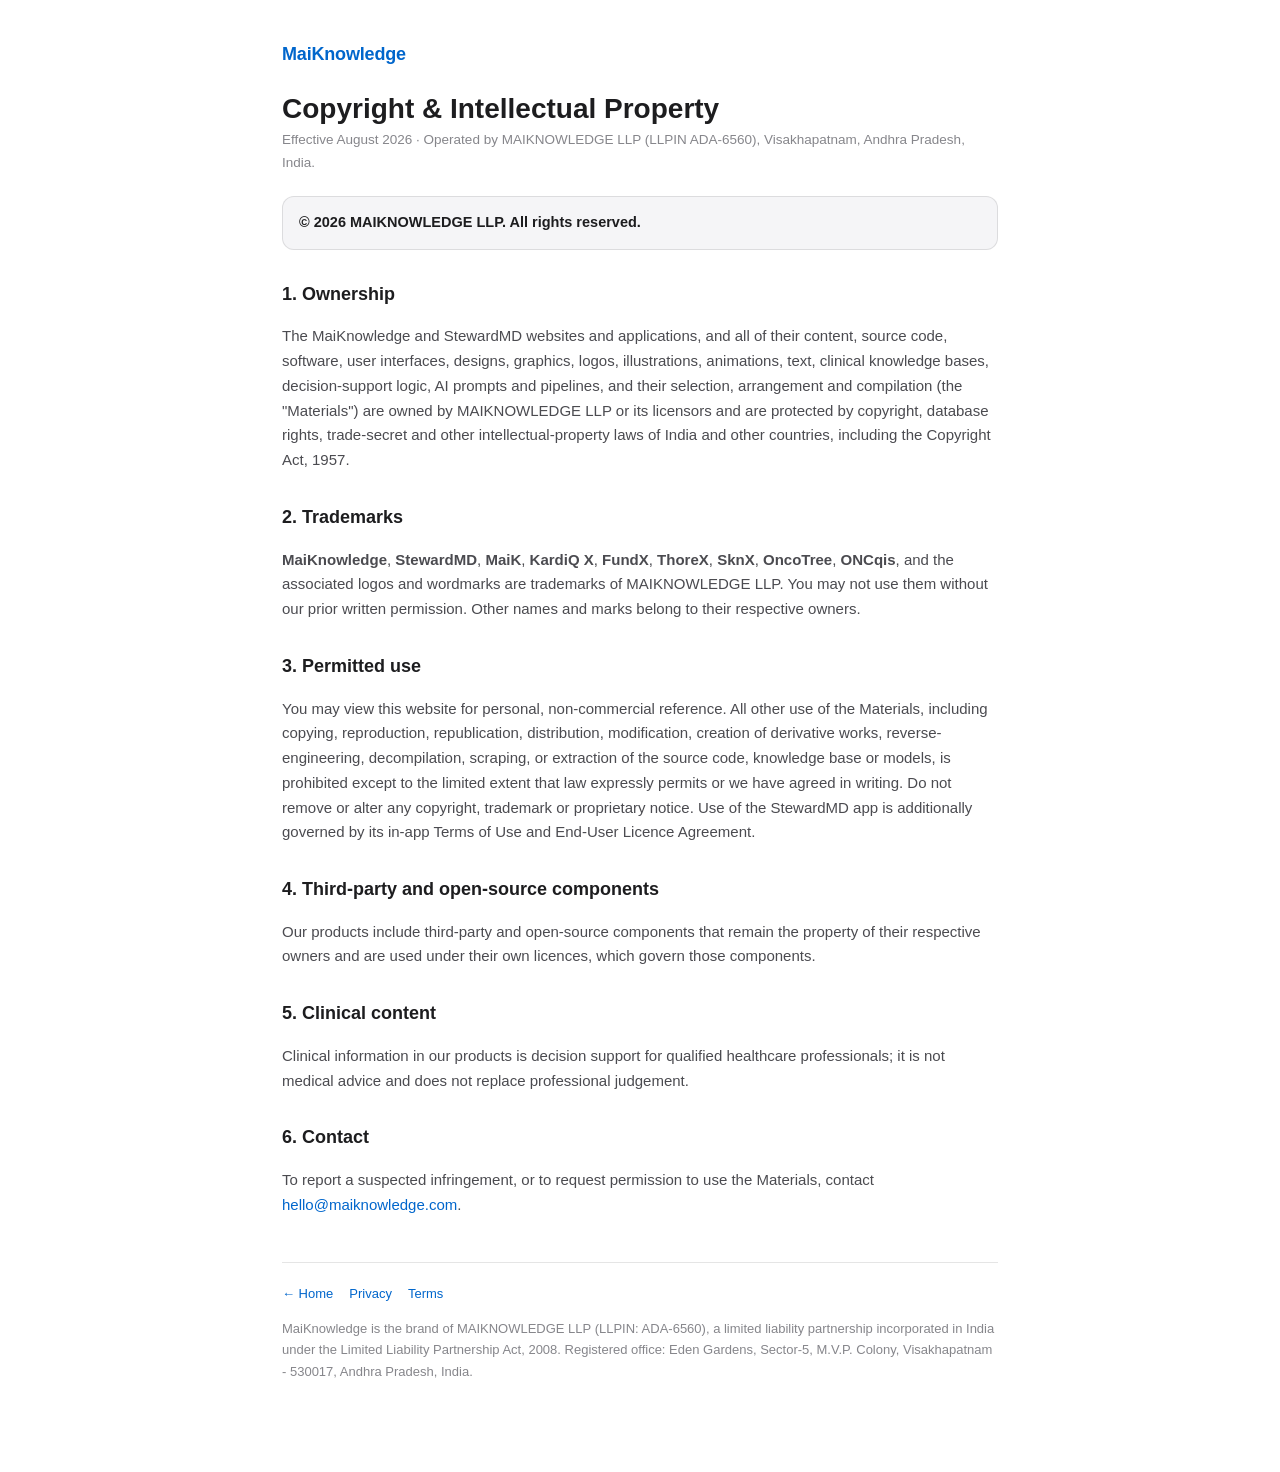
<file: copyright.html>
<!DOCTYPE html>
<html lang="en">
<head>
<meta charset="utf-8">
<meta name="viewport" content="width=device-width, initial-scale=1, viewport-fit=cover">
<title>Copyright &amp; IP | MaiKnowledge</title>
<meta name="description" content="Copyright and intellectual-property notice for maiknowledge.com and StewardMD, operated by MAIKNOWLEDGE LLP.">
<meta name="robots" content="index, follow">
<link rel="canonical" href="https://maiknowledge.com/copyright">
<link rel="icon" type="image/png" href="/maik-logo.png">
<meta name="theme-color" content="#ffffff">
<style>
  :root{--text:#1d1d1f;--text2:#4b4b50;--text3:#86868b;--link:#0066cc;--border:rgba(0,0,0,.1);--bg:#ffffff;--bg-alt:#f5f5f7}
  @media (prefers-color-scheme:dark){:root{--text:#f5f5f7;--text2:#c7c7cc;--text3:#8e8e93;--link:#4aa3ff;--border:rgba(255,255,255,.14);--bg:#0b0b0c;--bg-alt:#151517}}
  *{box-sizing:border-box}
  body{margin:0;background:var(--bg);color:var(--text);font-family:-apple-system,BlinkMacSystemFont,'SF Pro Text','Helvetica Neue',Helvetica,Arial,sans-serif;-webkit-font-smoothing:antialiased;line-height:1.65}
  a{color:var(--link);text-decoration:none}a:hover{text-decoration:underline}
  .wrap{max-width:760px;margin:0 auto;padding:40px 22px 90px}
  .brand{font-weight:700;font-size:18px;letter-spacing:-.01em}
  h1{font-size:28px;line-height:1.2;margin:22px 0 4px}
  .eff{color:var(--text3);font-size:13.5px;margin-bottom:22px}
  h2{font-size:18px;margin:30px 0 8px}
  p,li{color:var(--text2);font-size:15px}
  ul{padding-left:20px}li{margin:5px 0}
  .note{background:var(--bg-alt);border:1px solid var(--border);border-radius:12px;padding:14px 16px;margin:16px 0;font-size:14.5px}
  .foot{margin-top:44px;padding-top:20px;border-top:1px solid var(--border);font-size:13px;color:var(--text3)}
  .foot a{margin-right:16px}
</style>
</head>
<body>
<div class="wrap">
  <a href="/" class="brand">MaiKnowledge</a>

  <h1>Copyright &amp; Intellectual Property</h1>
  <div class="eff">Effective August 2026 · Operated by MAIKNOWLEDGE LLP (LLPIN ADA-6560), Visakhapatnam, Andhra Pradesh, India.</div>

  <div class="note"><b>&copy; 2026 MAIKNOWLEDGE LLP. All rights reserved.</b></div>

  <h2>1. Ownership</h2>
  <p>The MaiKnowledge and StewardMD websites and applications, and all of their content, source code, software, user interfaces, designs, graphics, logos, illustrations, animations, text, clinical knowledge bases, decision-support logic, AI prompts and pipelines, and their selection, arrangement and compilation (the "Materials") are owned by MAIKNOWLEDGE LLP or its licensors and are protected by copyright, database rights, trade-secret and other intellectual-property laws of India and other countries, including the Copyright Act, 1957.</p>

  <h2>2. Trademarks</h2>
  <p><b>MaiKnowledge</b>, <b>StewardMD</b>, <b>MaiK</b>, <b>KardiQ X</b>, <b>FundX</b>, <b>ThoreX</b>, <b>SknX</b>, <b>OncoTree</b>, <b>ONCqis</b>, and the associated logos and wordmarks are trademarks of MAIKNOWLEDGE LLP. You may not use them without our prior written permission. Other names and marks belong to their respective owners.</p>

  <h2>3. Permitted use</h2>
  <p>You may view this website for personal, non-commercial reference. All other use of the Materials, including copying, reproduction, republication, distribution, modification, creation of derivative works, reverse-engineering, decompilation, scraping, or extraction of the source code, knowledge base or models, is prohibited except to the limited extent that law expressly permits or we have agreed in writing. Do not remove or alter any copyright, trademark or proprietary notice. Use of the StewardMD app is additionally governed by its in-app Terms of Use and End-User Licence Agreement.</p>

  <h2>4. Third-party and open-source components</h2>
  <p>Our products include third-party and open-source components that remain the property of their respective owners and are used under their own licences, which govern those components.</p>

  <h2>5. Clinical content</h2>
  <p>Clinical information in our products is decision support for qualified healthcare professionals; it is not medical advice and does not replace professional judgement.</p>

  <h2>6. Contact</h2>
  <p>To report a suspected infringement, or to request permission to use the Materials, contact <a href="mailto:hello@maiknowledge.com">hello@maiknowledge.com</a>.</p>

  <div class="foot">
    <a href="/">← Home</a><a href="/privacy">Privacy</a><a href="/terms">Terms</a>
    <div style="margin-top:14px">MaiKnowledge is the brand of MAIKNOWLEDGE LLP (LLPIN: ADA-6560), a limited liability partnership incorporated in India under the Limited Liability Partnership Act, 2008. Registered office: Eden Gardens, Sector-5, M.V.P. Colony, Visakhapatnam - 530017, Andhra Pradesh, India.</div>
  </div>
</div>
</body>
</html>
</file>
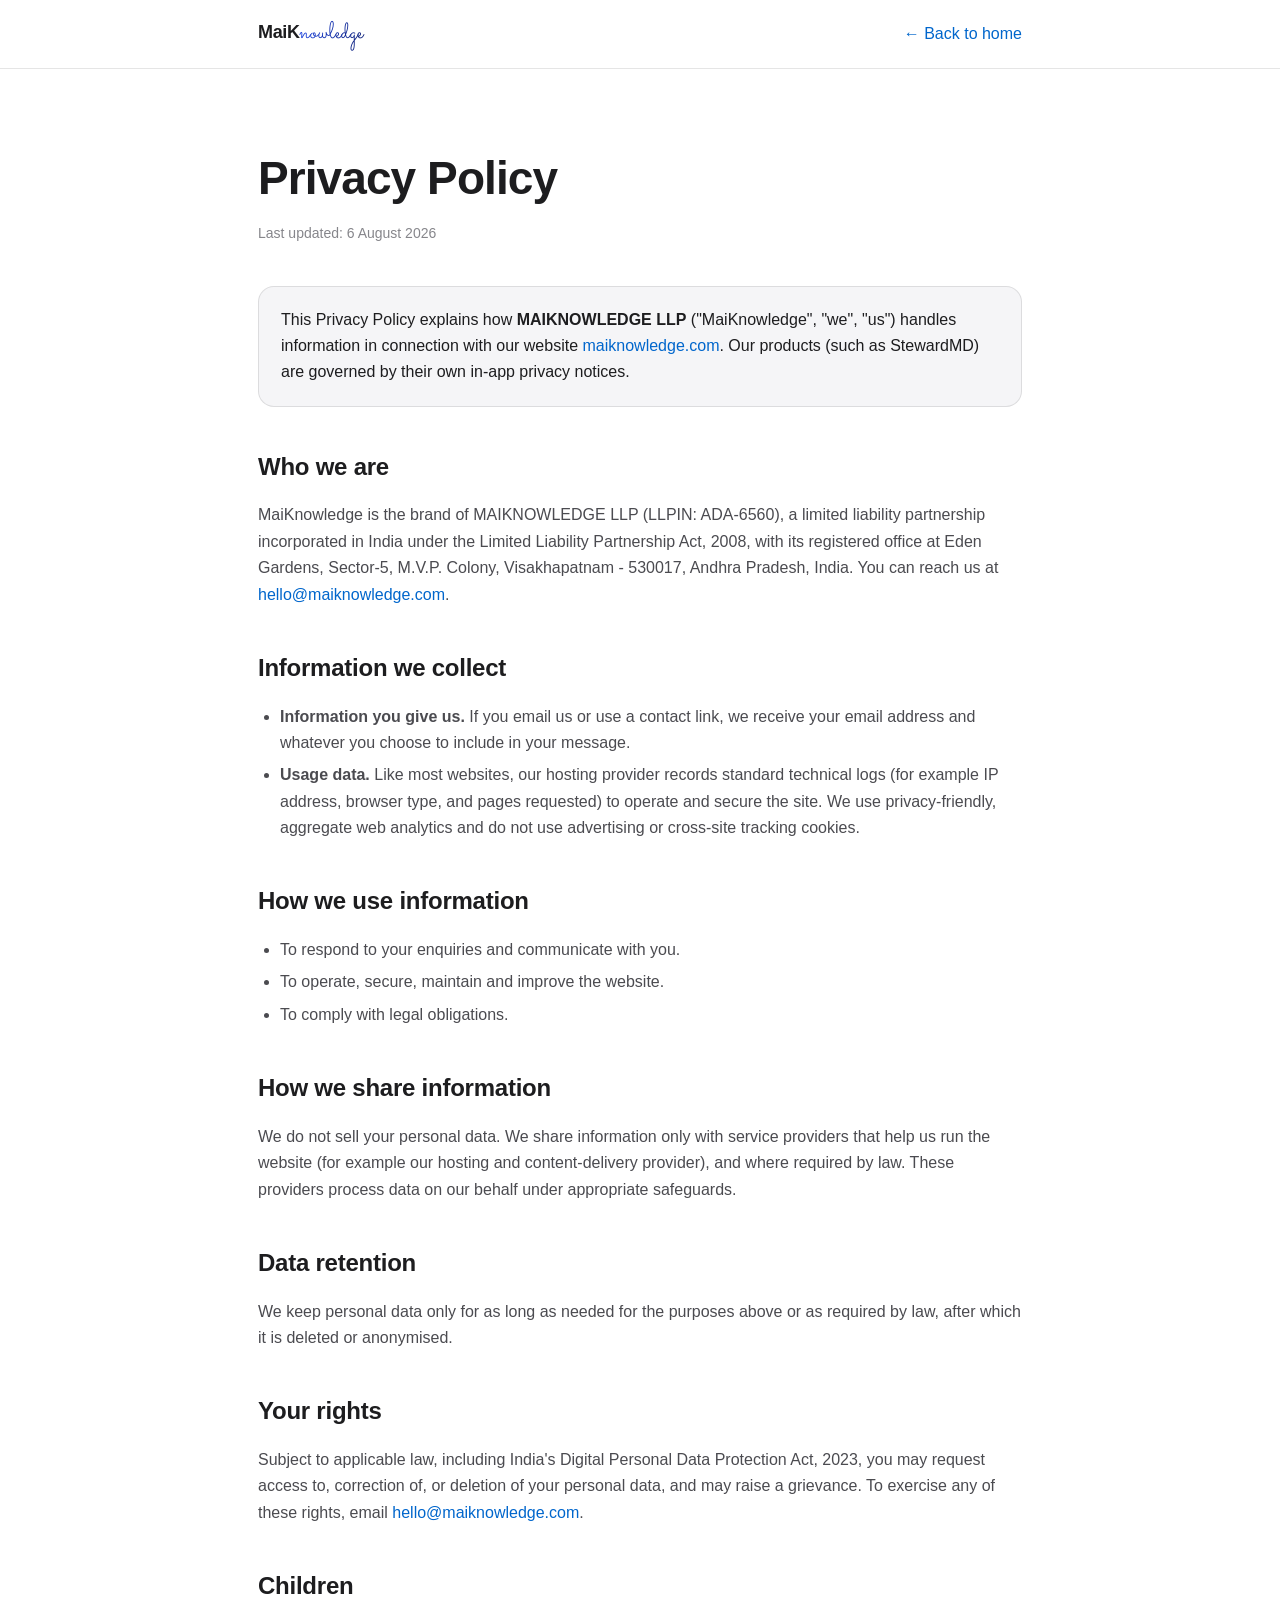
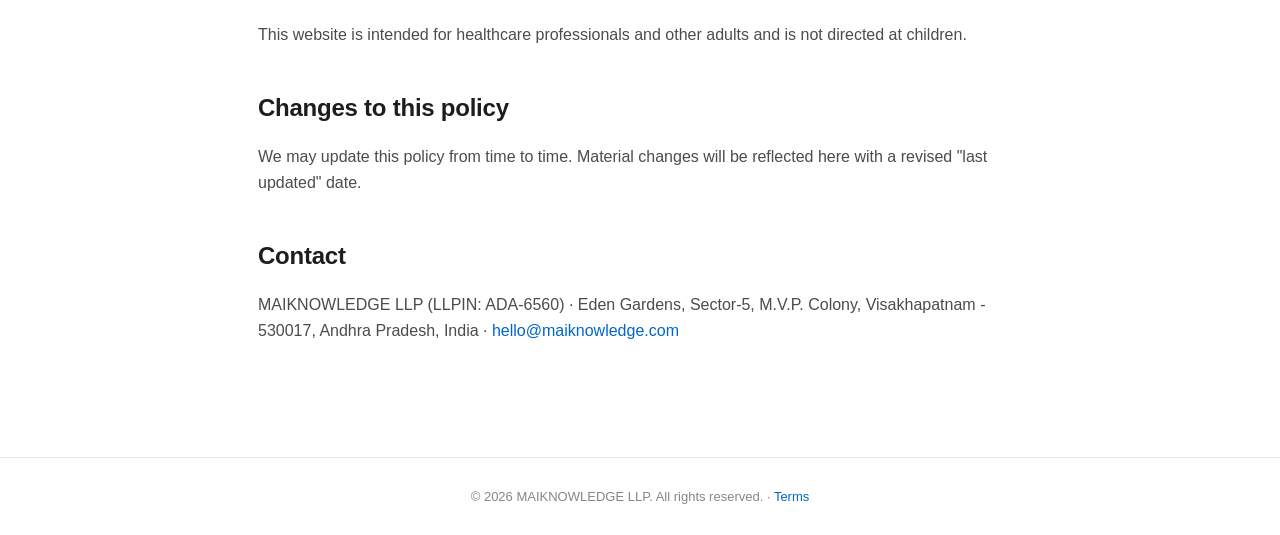
<file: privacy.html>
<!DOCTYPE html>
<html lang="en">
<head>
<meta charset="utf-8">
<meta name="viewport" content="width=device-width, initial-scale=1, viewport-fit=cover">
<title>Privacy Policy | MaiKnowledge</title>
<meta name="description" content="Privacy Policy for maiknowledge.com, operated by MAIKNOWLEDGE LLP.">
<meta name="robots" content="index, follow">
<link rel="canonical" href="https://maiknowledge.com/privacy">
<link rel="icon" type="image/png" href="/maik-logo.png">
<meta name="theme-color" content="#ffffff">
<link rel="preconnect" href="https://fonts.googleapis.com">
<link rel="preconnect" href="https://fonts.gstatic.com" crossorigin>
<link href="https://fonts.googleapis.com/css2?family=Sacramento&display=swap" rel="stylesheet">
<style>
  :root{--text:#1d1d1f;--text2:#4b4b50;--text3:#86868b;--link:#0066cc;--border:rgba(0,0,0,.1);--bg:#ffffff;--bg-alt:#f5f5f7}
  *{box-sizing:border-box}
  body{margin:0;background:var(--bg);color:var(--text);font-family:-apple-system,BlinkMacSystemFont,'SF Pro Text','Helvetica Neue',Helvetica,Arial,sans-serif;-webkit-font-smoothing:antialiased;line-height:1.65}
  a{color:var(--link);text-decoration:none}
  a:hover{text-decoration:underline}
  header{position:sticky;top:0;background:rgba(255,255,255,.82);backdrop-filter:saturate(180%) blur(20px);-webkit-backdrop-filter:saturate(180%) blur(20px);border-bottom:1px solid var(--border);z-index:10}
  .nav{max-width:820px;margin:0 auto;padding:14px clamp(18px,4vw,28px);display:flex;align-items:center;justify-content:space-between}
  .brand{display:inline-flex;align-items:baseline;color:var(--text)}
  .brand b{font-size:18px;font-weight:600;letter-spacing:-.02em}
  .brand i{font-family:'Sacramento',cursive;font-size:24px;font-style:normal;margin-left:-.5px;padding-right:6px;background:linear-gradient(105deg,#1e46e6,#0a1a6b);-webkit-background-clip:text;background-clip:text;-webkit-text-fill-color:transparent}
  main{max-width:820px;margin:0 auto;padding:clamp(36px,7vw,72px) clamp(18px,4vw,28px) 96px}
  h1{font-size:clamp(30px,5vw,46px);font-weight:600;letter-spacing:-.02em;margin:0 0 6px}
  .updated{color:var(--text3);font-size:14px;margin:0 0 40px}
  h2{font-size:clamp(19px,2.6vw,24px);font-weight:600;letter-spacing:-.01em;margin:40px 0 12px}
  p,li{color:var(--text2);font-size:16px}
  ul{padding-left:22px}
  li{margin:6px 0}
  .box{background:var(--bg-alt);border:1px solid var(--border);border-radius:16px;padding:20px 22px;margin:16px 0}
  footer{border-top:1px solid var(--border);color:var(--text3);font-size:13px;text-align:center;padding:28px 18px}
</style>
</head>
<body>
<header><div class="nav"><a class="brand" href="/"><b>MaiK</b><i>nowledge</i></a><a href="/">&larr; Back to home</a></div></header>
<main>
  <h1>Privacy Policy</h1>
  <p class="updated">Last updated: 6 August 2026</p>

  <div class="box">
    This Privacy Policy explains how <strong>MAIKNOWLEDGE LLP</strong> ("MaiKnowledge", "we", "us") handles
    information in connection with our website <a href="https://maiknowledge.com">maiknowledge.com</a>.
    Our products (such as StewardMD) are governed by their own in-app privacy notices.
  </div>

  <h2>Who we are</h2>
  <p>MaiKnowledge is the brand of MAIKNOWLEDGE LLP (LLPIN: ADA-6560), a limited liability partnership
  incorporated in India under the Limited Liability Partnership Act, 2008, with its registered office at
  Eden Gardens, Sector-5, M.V.P. Colony, Visakhapatnam - 530017, Andhra Pradesh, India. You can reach us at
  <a href="mailto:hello@maiknowledge.com">hello@maiknowledge.com</a>.</p>

  <h2>Information we collect</h2>
  <ul>
    <li><strong>Information you give us.</strong> If you email us or use a contact link, we receive your email
    address and whatever you choose to include in your message.</li>
    <li><strong>Usage data.</strong> Like most websites, our hosting provider records standard technical logs
    (for example IP address, browser type, and pages requested) to operate and secure the site. We use
    privacy-friendly, aggregate web analytics and do not use advertising or cross-site tracking cookies.</li>
  </ul>

  <h2>How we use information</h2>
  <ul>
    <li>To respond to your enquiries and communicate with you.</li>
    <li>To operate, secure, maintain and improve the website.</li>
    <li>To comply with legal obligations.</li>
  </ul>

  <h2>How we share information</h2>
  <p>We do not sell your personal data. We share information only with service providers that help us run the
  website (for example our hosting and content-delivery provider), and where required by law. These providers
  process data on our behalf under appropriate safeguards.</p>

  <h2>Data retention</h2>
  <p>We keep personal data only for as long as needed for the purposes above or as required by law, after which
  it is deleted or anonymised.</p>

  <h2>Your rights</h2>
  <p>Subject to applicable law, including India's Digital Personal Data Protection Act, 2023, you may request
  access to, correction of, or deletion of your personal data, and may raise a grievance. To exercise any of
  these rights, email <a href="mailto:hello@maiknowledge.com">hello@maiknowledge.com</a>.</p>

  <h2>Children</h2>
  <p>This website is intended for healthcare professionals and other adults and is not directed at children.</p>

  <h2>Changes to this policy</h2>
  <p>We may update this policy from time to time. Material changes will be reflected here with a revised
  "last updated" date.</p>

  <h2>Contact</h2>
  <p>MAIKNOWLEDGE LLP (LLPIN: ADA-6560) &middot; Eden Gardens, Sector-5, M.V.P. Colony,
  Visakhapatnam - 530017, Andhra Pradesh, India &middot;
  <a href="mailto:hello@maiknowledge.com">hello@maiknowledge.com</a></p>
</main>
<footer>&copy; 2026 MAIKNOWLEDGE LLP. All rights reserved. &middot; <a href="/terms">Terms</a></footer>
</body>
</html>
</file>
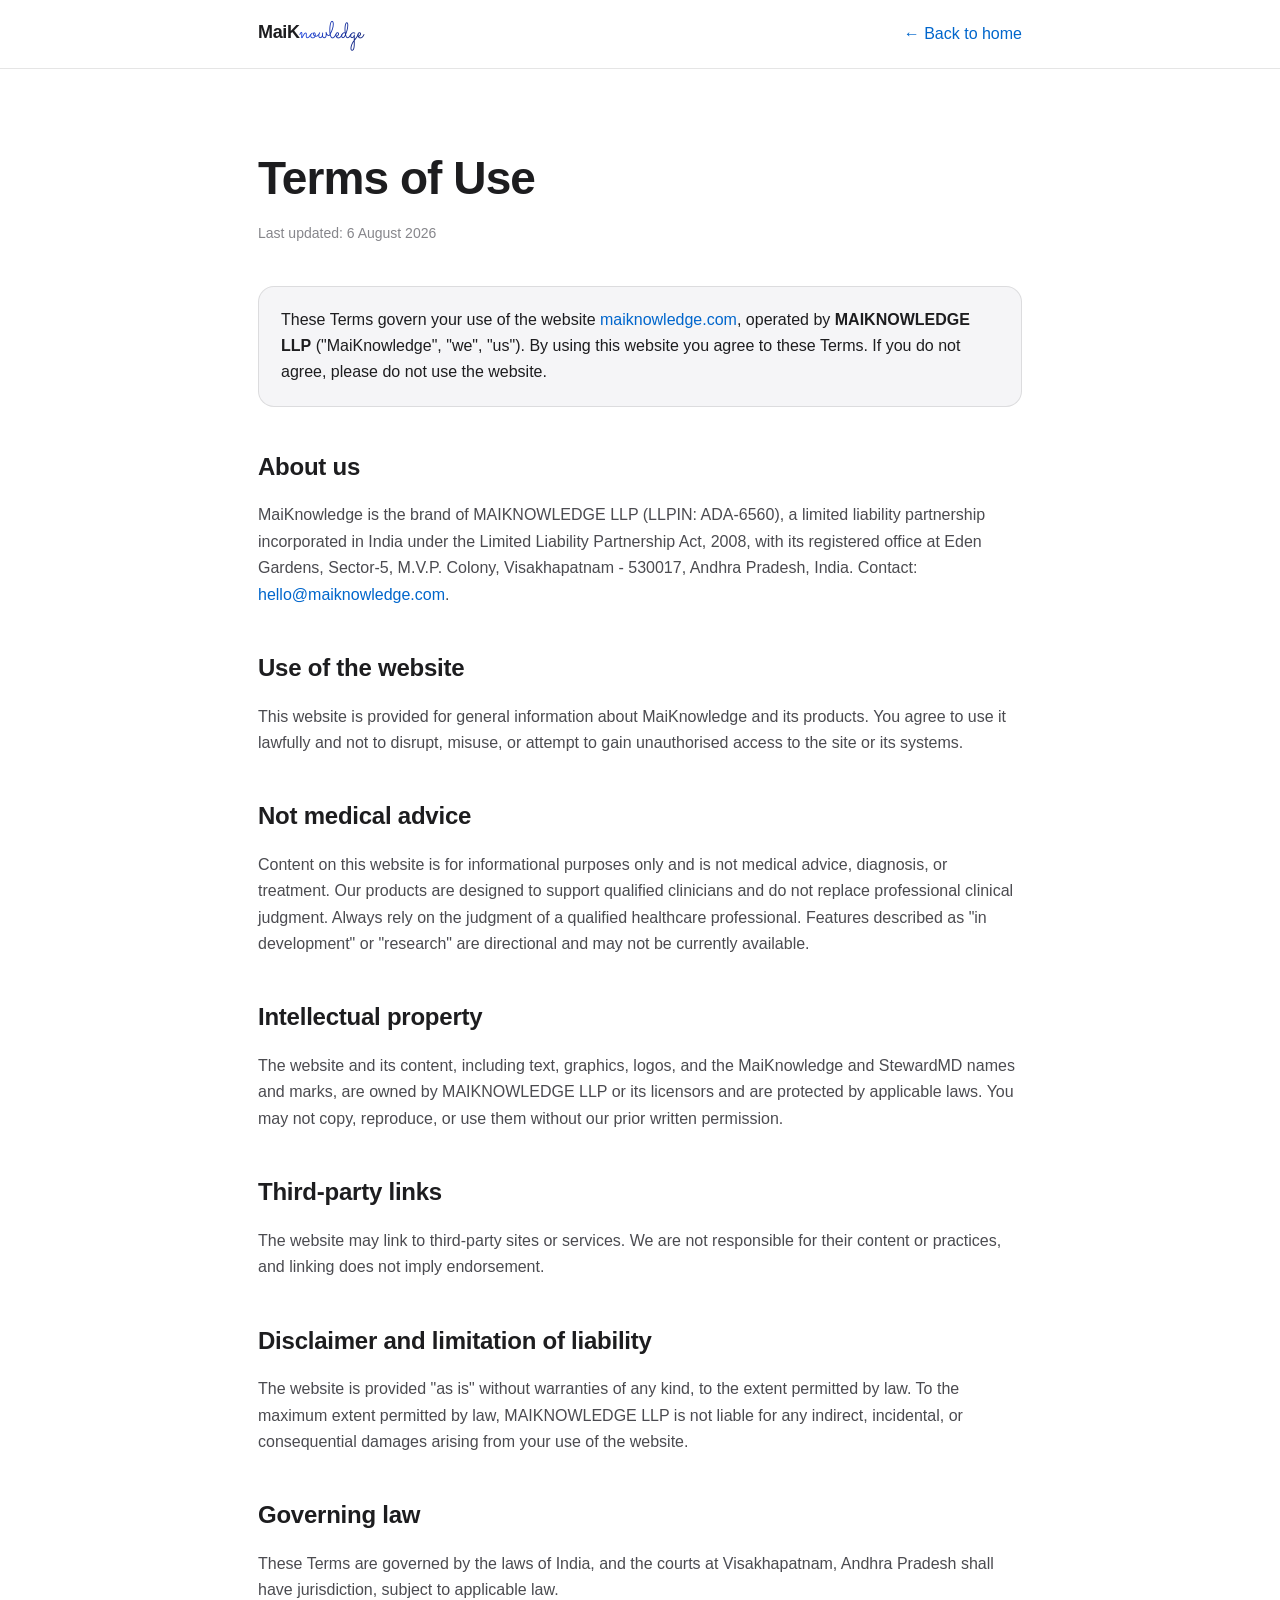
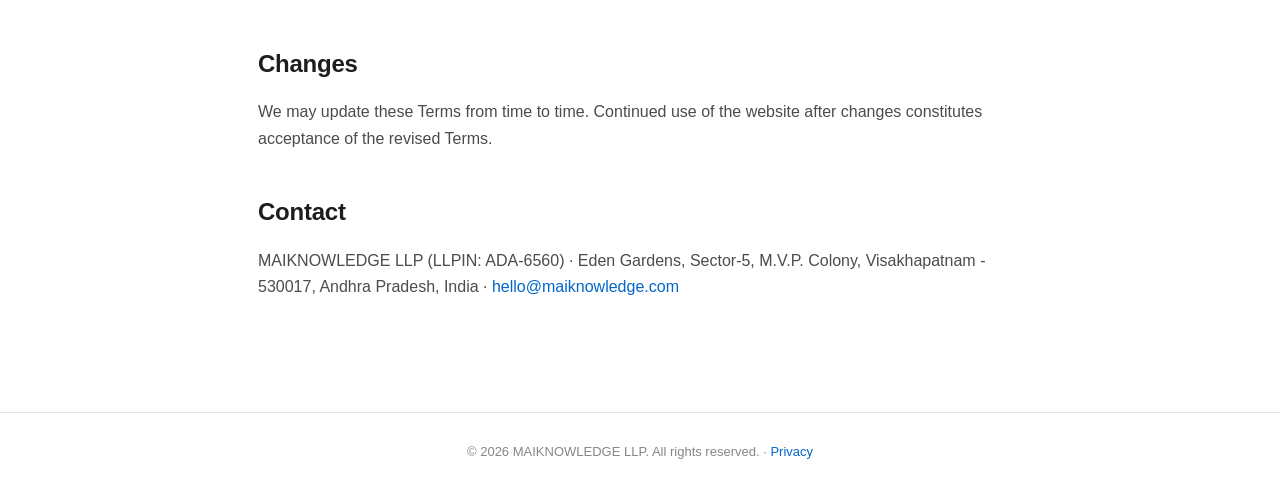
<file: terms.html>
<!DOCTYPE html>
<html lang="en">
<head>
<meta charset="utf-8">
<meta name="viewport" content="width=device-width, initial-scale=1, viewport-fit=cover">
<title>Terms of Use | MaiKnowledge</title>
<meta name="description" content="Terms of Use for maiknowledge.com, operated by MAIKNOWLEDGE LLP.">
<meta name="robots" content="index, follow">
<link rel="canonical" href="https://maiknowledge.com/terms">
<link rel="icon" type="image/png" href="/maik-logo.png">
<meta name="theme-color" content="#ffffff">
<link rel="preconnect" href="https://fonts.googleapis.com">
<link rel="preconnect" href="https://fonts.gstatic.com" crossorigin>
<link href="https://fonts.googleapis.com/css2?family=Sacramento&display=swap" rel="stylesheet">
<style>
  :root{--text:#1d1d1f;--text2:#4b4b50;--text3:#86868b;--link:#0066cc;--border:rgba(0,0,0,.1);--bg:#ffffff;--bg-alt:#f5f5f7}
  *{box-sizing:border-box}
  body{margin:0;background:var(--bg);color:var(--text);font-family:-apple-system,BlinkMacSystemFont,'SF Pro Text','Helvetica Neue',Helvetica,Arial,sans-serif;-webkit-font-smoothing:antialiased;line-height:1.65}
  a{color:var(--link);text-decoration:none}
  a:hover{text-decoration:underline}
  header{position:sticky;top:0;background:rgba(255,255,255,.82);backdrop-filter:saturate(180%) blur(20px);-webkit-backdrop-filter:saturate(180%) blur(20px);border-bottom:1px solid var(--border);z-index:10}
  .nav{max-width:820px;margin:0 auto;padding:14px clamp(18px,4vw,28px);display:flex;align-items:center;justify-content:space-between}
  .brand{display:inline-flex;align-items:baseline;color:var(--text)}
  .brand b{font-size:18px;font-weight:600;letter-spacing:-.02em}
  .brand i{font-family:'Sacramento',cursive;font-size:24px;font-style:normal;margin-left:-.5px;padding-right:6px;background:linear-gradient(105deg,#1e46e6,#0a1a6b);-webkit-background-clip:text;background-clip:text;-webkit-text-fill-color:transparent}
  main{max-width:820px;margin:0 auto;padding:clamp(36px,7vw,72px) clamp(18px,4vw,28px) 96px}
  h1{font-size:clamp(30px,5vw,46px);font-weight:600;letter-spacing:-.02em;margin:0 0 6px}
  .updated{color:var(--text3);font-size:14px;margin:0 0 40px}
  h2{font-size:clamp(19px,2.6vw,24px);font-weight:600;letter-spacing:-.01em;margin:40px 0 12px}
  p,li{color:var(--text2);font-size:16px}
  ul{padding-left:22px}
  li{margin:6px 0}
  .box{background:var(--bg-alt);border:1px solid var(--border);border-radius:16px;padding:20px 22px;margin:16px 0}
  footer{border-top:1px solid var(--border);color:var(--text3);font-size:13px;text-align:center;padding:28px 18px}
</style>
</head>
<body>
<header><div class="nav"><a class="brand" href="/"><b>MaiK</b><i>nowledge</i></a><a href="/">&larr; Back to home</a></div></header>
<main>
  <h1>Terms of Use</h1>
  <p class="updated">Last updated: 6 August 2026</p>

  <div class="box">
    These Terms govern your use of the website <a href="https://maiknowledge.com">maiknowledge.com</a>,
    operated by <strong>MAIKNOWLEDGE LLP</strong> ("MaiKnowledge", "we", "us"). By using this website you
    agree to these Terms. If you do not agree, please do not use the website.
  </div>

  <h2>About us</h2>
  <p>MaiKnowledge is the brand of MAIKNOWLEDGE LLP (LLPIN: ADA-6560), a limited liability partnership
  incorporated in India under the Limited Liability Partnership Act, 2008, with its registered office at
  Eden Gardens, Sector-5, M.V.P. Colony, Visakhapatnam - 530017, Andhra Pradesh, India.
  Contact: <a href="mailto:hello@maiknowledge.com">hello@maiknowledge.com</a>.</p>

  <h2>Use of the website</h2>
  <p>This website is provided for general information about MaiKnowledge and its products. You agree to use it
  lawfully and not to disrupt, misuse, or attempt to gain unauthorised access to the site or its systems.</p>

  <h2>Not medical advice</h2>
  <p>Content on this website is for informational purposes only and is not medical advice, diagnosis, or
  treatment. Our products are designed to support qualified clinicians and do not replace professional clinical
  judgment. Always rely on the judgment of a qualified healthcare professional. Features described as "in
  development" or "research" are directional and may not be currently available.</p>

  <h2>Intellectual property</h2>
  <p>The website and its content, including text, graphics, logos, and the MaiKnowledge and StewardMD names
  and marks, are owned by MAIKNOWLEDGE LLP or its licensors and are protected by applicable laws. You may not
  copy, reproduce, or use them without our prior written permission.</p>

  <h2>Third-party links</h2>
  <p>The website may link to third-party sites or services. We are not responsible for their content or
  practices, and linking does not imply endorsement.</p>

  <h2>Disclaimer and limitation of liability</h2>
  <p>The website is provided "as is" without warranties of any kind, to the extent permitted by law. To the
  maximum extent permitted by law, MAIKNOWLEDGE LLP is not liable for any indirect, incidental, or
  consequential damages arising from your use of the website.</p>

  <h2>Governing law</h2>
  <p>These Terms are governed by the laws of India, and the courts at Visakhapatnam, Andhra Pradesh shall have
  jurisdiction, subject to applicable law.</p>

  <h2>Changes</h2>
  <p>We may update these Terms from time to time. Continued use of the website after changes constitutes
  acceptance of the revised Terms.</p>

  <h2>Contact</h2>
  <p>MAIKNOWLEDGE LLP (LLPIN: ADA-6560) &middot; Eden Gardens, Sector-5, M.V.P. Colony,
  Visakhapatnam - 530017, Andhra Pradesh, India &middot;
  <a href="mailto:hello@maiknowledge.com">hello@maiknowledge.com</a></p>
</main>
<footer>&copy; 2026 MAIKNOWLEDGE LLP. All rights reserved. &middot; <a href="/privacy">Privacy</a></footer>
</body>
</html>
</file>
